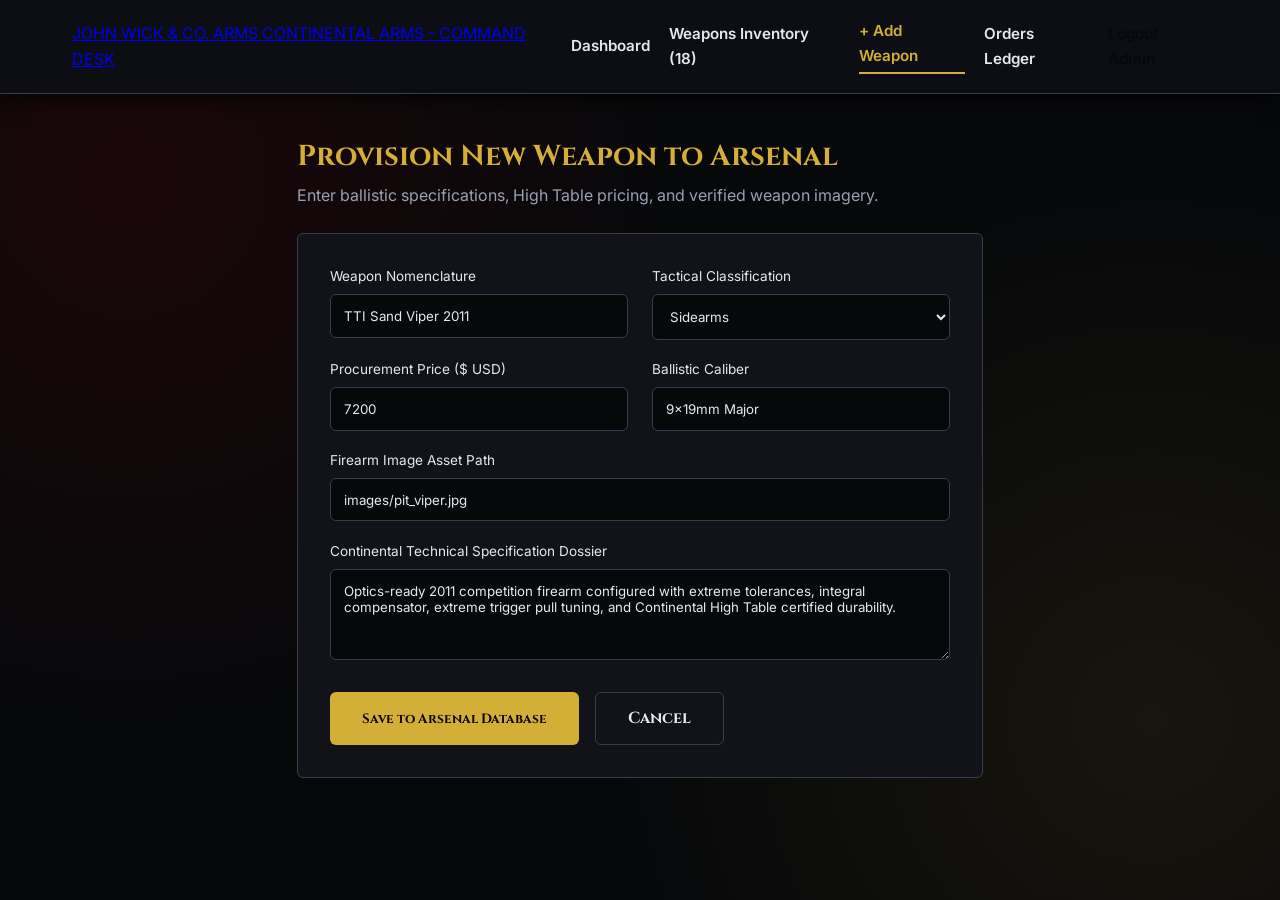
<file: admin_preview/add_weapon.html>
<!DOCTYPE html>
<html lang="en">
<head>
  <meta charset="UTF-8">
  <title>Add Weapon | Admin — JOHN WICK & CO. ARMS</title>
  <link href="https://fonts.googleapis.com/css2?family=Cinzel:wght@500;700;900&family=Inter:wght@300;400;600&display=swap" rel="stylesheet">
  <link rel="stylesheet" href="../css/styles.css">
  <style>
    .admin-nav { display:flex; gap:1.2rem; align-items:center; }
    .admin-nav a { text-decoration:none; color:var(--text-main); font-weight:600; font-size:0.95rem; }
    .admin-nav a.active { color:var(--accent-gold); border-bottom:2px solid var(--accent-gold); padding-bottom:4px; }
    .form-group select, .form-group textarea {
      width: 100%; padding: 0.8rem; background: var(--bg-dark); border: 1px solid var(--gunmetal-border);
      border-radius: var(--radius); color: var(--text-main); font-family: 'Inter', sans-serif;
    }
  </style>
</head>
<body>
  <header class="navbar">
    <div class="nav-container">
      <a href="dashboard.html" class="logo">
        <span class="gold-text">JOHN WICK &amp; CO.</span> ARMS
        <span class="logo-sub">CONTINENTAL ARMS - COMMAND DESK</span>
      </a>
      <nav class="admin-nav">
        <a href="dashboard.html">Dashboard</a>
        <a href="weapons.html">Weapons Inventory (18)</a>
        <a href="add_weapon.html" class="active">+ Add Weapon</a>
        <a href="orders.html">Orders Ledger</a>
        <a href="../index.html" class="btn-gold-sm" style="color:var(--bg-dark)!important;">Logout Admin</a>
      </nav>
    </div>
  </header>

  <section class="page-section active">
    <div class="catalog-container" style="max-width:750px;">
      <h2 class="section-title" style="text-align:left; margin-bottom:0.2rem;">Provision New Weapon to Arsenal</h2>
      <p style="color:var(--text-muted); margin-bottom:1.5rem;">Enter ballistic specifications, High Table pricing, and verified weapon imagery.</p>

      <div style="background:var(--bg-card); border:1px solid var(--gunmetal-border); border-radius:var(--radius); padding:2rem;">
        <form onsubmit="return false;">
          <div style="display:grid; grid-template-columns:1fr 1fr; gap:1.5rem;">
            <div class="form-group">
              <label>Weapon Nomenclature</label>
              <input type="text" placeholder="e.g. TTI JW4 Pit Viper" value="TTI Sand Viper 2011">
            </div>
            <div class="form-group">
              <label>Tactical Classification</label>
              <select>
                <option selected>Sidearms</option>
                <option>Shotguns</option>
                <option>Submachine Guns</option>
                <option>Rifles</option>
              </select>
            </div>
          </div>

          <div style="display:grid; grid-template-columns:1fr 1fr; gap:1.5rem;">
            <div class="form-group">
              <label>Procurement Price ($ USD)</label>
              <input type="number" value="7200">
            </div>
            <div class="form-group">
              <label>Ballistic Caliber</label>
              <input type="text" value="9x19mm Major">
            </div>
          </div>

          <div class="form-group">
            <label>Firearm Image Asset Path</label>
            <input type="text" value="images/pit_viper.jpg">
          </div>

          <div class="form-group">
            <label>Continental Technical Specification Dossier</label>
            <textarea rows="4">Optics-ready 2011 competition firearm configured with extreme tolerances, integral compensator, extreme trigger pull tuning, and Continental High Table certified durability.</textarea>
          </div>

          <div style="display:flex; gap:1rem; margin-top:1.5rem;">
            <button type="button" class="btn-primary" style="width:auto; padding:0.8rem 2rem;">Save to Arsenal Database</button>
            <a href="weapons.html" class="btn-secondary" style="width:auto; padding:0.8rem 2rem; text-decoration:none; text-align:center;">Cancel</a>
          </div>
        </form>
      </div>
    </div>
  </section>
</body>
</html>
</file>
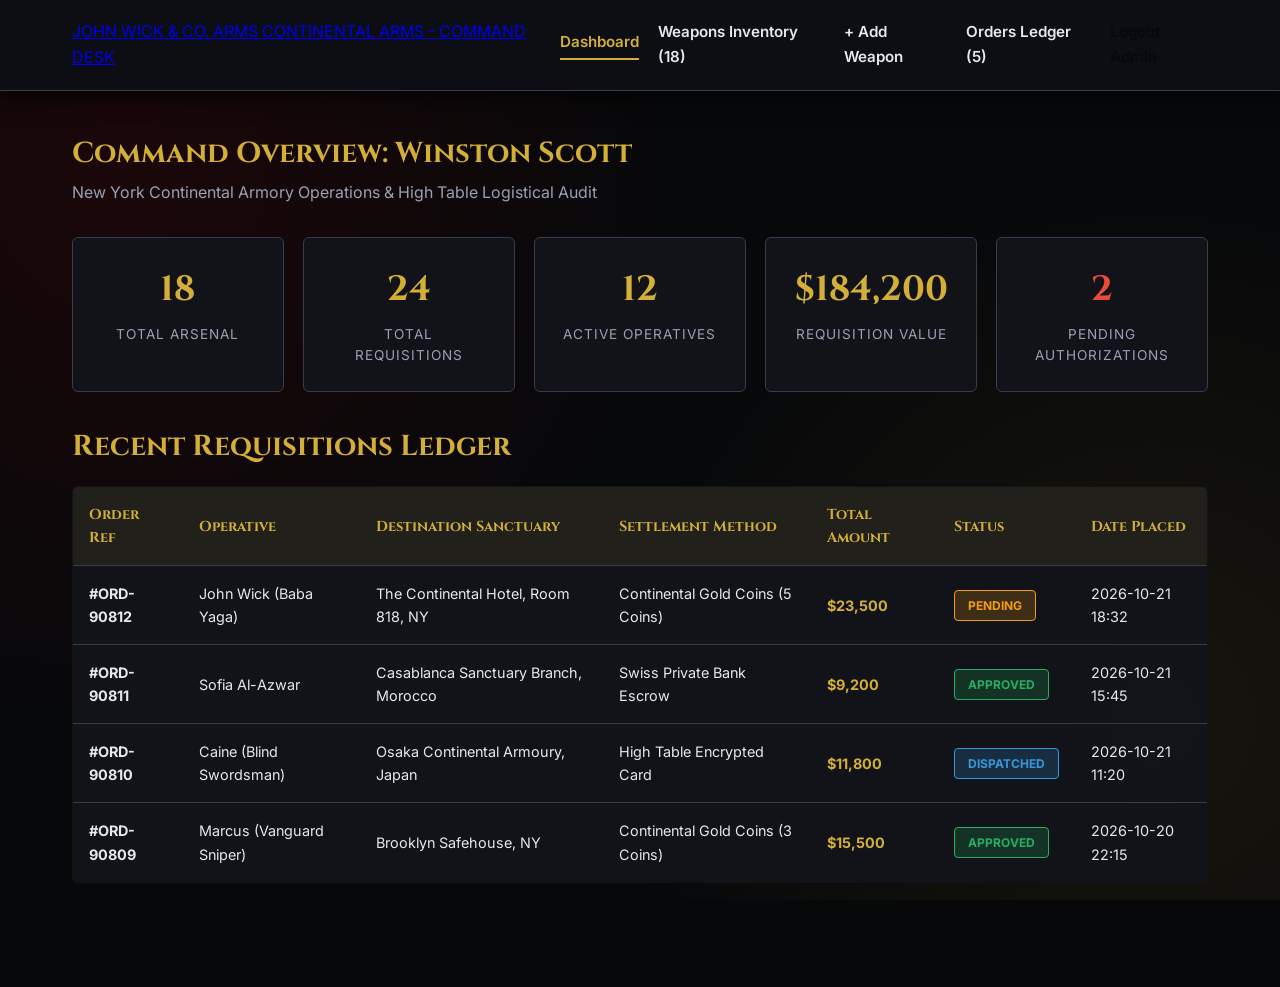
<file: admin_preview/dashboard.html>
<!DOCTYPE html>
<html lang="en">
<head>
  <meta charset="UTF-8">
  <title>Dashboard | Admin — JOHN WICK & CO. ARMS</title>
  <link href="https://fonts.googleapis.com/css2?family=Cinzel:wght@500;700;900&family=Inter:wght@300;400;600&display=swap" rel="stylesheet">
  <link rel="stylesheet" href="../css/styles.css">
  <style>
    .admin-nav { display:flex; gap:1.2rem; align-items:center; }
    .admin-nav a { text-decoration:none; color:var(--text-main); font-weight:600; font-size:0.95rem; }
    .admin-nav a.active { color:var(--accent-gold); border-bottom:2px solid var(--accent-gold); padding-bottom:4px; }
    .stat-grid { display:grid; grid-template-columns:repeat(5, 1fr); gap:1.2rem; margin:2rem 0; }
    .stat-card { background:var(--bg-card); border:1px solid var(--gunmetal-border); border-radius:var(--radius); padding:1.5rem; text-align:center; }
    .stat-card h3 { color:var(--accent-gold); font-size:2.2rem; margin-bottom:0.3rem; font-family:'Cinzel', serif; }
    .stat-card p { color:var(--text-muted); font-size:0.85rem; text-transform:uppercase; letter-spacing:1px; }
    table { width:100%; border-collapse:collapse; margin-top:1rem; background:var(--bg-card); border:1px solid var(--gunmetal-border); border-radius:var(--radius); overflow:hidden; }
    th, td { padding:1rem; text-align:left; border-bottom:1px solid var(--gunmetal-border); }
    th { color:var(--accent-gold); font-family:'Cinzel', serif; background:rgba(212,175,55,0.08); font-size:0.9rem; }
    td { color:var(--text-main); font-size:0.9rem; }
    .status-badge { display:inline-block; padding:0.3rem 0.8rem; border-radius:4px; font-size:0.75rem; font-weight:700; text-transform:uppercase; }
    .badge-pending { background:rgba(243,156,18,0.2); color:#f39c12; border:1px solid #f39c12; }
    .badge-approved { background:rgba(39,174,96,0.2); color:#27ae60; border:1px solid #27ae60; }
    .badge-dispatched { background:rgba(52,152,219,0.2); color:#3498db; border:1px solid #3498db; }
  </style>
</head>
<body>
  <header class="navbar">
    <div class="nav-container">
      <a href="dashboard.html" class="logo">
        <span class="gold-text">JOHN WICK &amp; CO.</span> ARMS
        <span class="logo-sub">CONTINENTAL ARMS - COMMAND DESK</span>
      </a>
      <nav class="admin-nav">
        <a href="dashboard.html" class="active">Dashboard</a>
        <a href="weapons.html">Weapons Inventory (18)</a>
        <a href="add_weapon.html">+ Add Weapon</a>
        <a href="orders.html">Orders Ledger (5)</a>
        <a href="../index.html" class="btn-gold-sm" style="color:var(--bg-dark)!important;">Logout Admin</a>
      </nav>
    </div>
  </header>

  <section class="page-section active">
    <div class="catalog-container">
      <h2 class="section-title" style="text-align:left; margin-bottom:0.2rem;">Command Overview: Winston Scott</h2>
      <p style="color:var(--text-muted); margin-bottom:1.5rem;">New York Continental Armory Operations &amp; High Table Logistical Audit</p>

      <div class="stat-grid">
        <div class="stat-card">
          <h3>18</h3>
          <p>Total Arsenal</p>
        </div>
        <div class="stat-card">
          <h3>24</h3>
          <p>Total Requisitions</p>
        </div>
        <div class="stat-card">
          <h3>12</h3>
          <p>Active Operatives</p>
        </div>
        <div class="stat-card">
          <h3>$184,200</h3>
          <p>Requisition Value</p>
        </div>
        <div class="stat-card">
          <h3 style="color:#e74c3c;">2</h3>
          <p>Pending Authorizations</p>
        </div>
      </div>

      <h2 class="section-title" style="text-align:left; margin-top:2rem;">Recent Requisitions Ledger</h2>
      <table>
        <thead>
          <tr>
            <th>Order Ref</th>
            <th>Operative</th>
            <th>Destination Sanctuary</th>
            <th>Settlement Method</th>
            <th>Total Amount</th>
            <th>Status</th>
            <th>Date Placed</th>
          </tr>
        </thead>
        <tbody>
          <tr>
            <td><strong>#ORD-90812</strong></td>
            <td>John Wick (Baba Yaga)</td>
            <td>The Continental Hotel, Room 818, NY</td>
            <td>Continental Gold Coins (5 Coins)</td>
            <td><strong style="color:var(--accent-gold);">$23,500</strong></td>
            <td><span class="status-badge badge-pending">Pending</span></td>
            <td>2026-10-21 18:32</td>
          </tr>
          <tr>
            <td><strong>#ORD-90811</strong></td>
            <td>Sofia Al-Azwar</td>
            <td>Casablanca Sanctuary Branch, Morocco</td>
            <td>Swiss Private Bank Escrow</td>
            <td><strong style="color:var(--accent-gold);">$9,200</strong></td>
            <td><span class="status-badge badge-approved">Approved</span></td>
            <td>2026-10-21 15:45</td>
          </tr>
          <tr>
            <td><strong>#ORD-90810</strong></td>
            <td>Caine (Blind Swordsman)</td>
            <td>Osaka Continental Armoury, Japan</td>
            <td>High Table Encrypted Card</td>
            <td><strong style="color:var(--accent-gold);">$11,800</strong></td>
            <td><span class="status-badge badge-dispatched">Dispatched</span></td>
            <td>2026-10-21 11:20</td>
          </tr>
          <tr>
            <td><strong>#ORD-90809</strong></td>
            <td>Marcus (Vanguard Sniper)</td>
            <td>Brooklyn Safehouse, NY</td>
            <td>Continental Gold Coins (3 Coins)</td>
            <td><strong style="color:var(--accent-gold);">$15,500</strong></td>
            <td><span class="status-badge badge-approved">Approved</span></td>
            <td>2026-10-20 22:15</td>
          </tr>
        </tbody>
      </table>
    </div>
  </section>
</body>
</html>
</file>
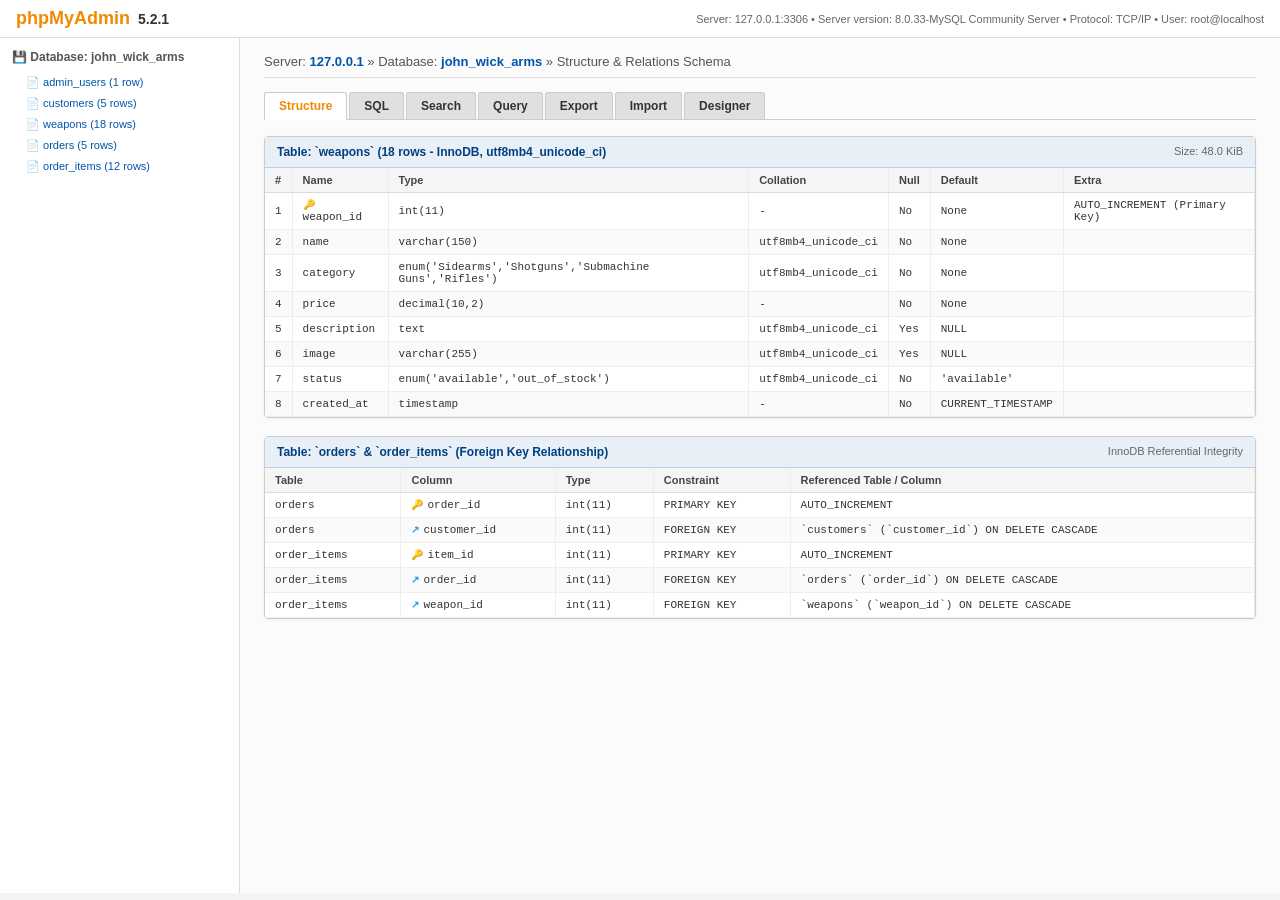
<file: admin_preview/db_schema.html>
<!DOCTYPE html>
<html lang="en">
<head>
  <meta charset="UTF-8">
  <title>phpMyAdmin 5.2.1 — john_wick_arms Schema</title>
  <style>
    * { margin:0; padding:0; box-sizing:border-box; font-family: Tahoma, 'Segoe UI', Arial, sans-serif; }
    body { background:#f3f3f3; color:#333; font-size:12px; }
    .pma-header { background:#fff; border-bottom:1px solid #ddd; padding:8px 16px; display:flex; align-items:center; justify-content:space-between; }
    .pma-logo { font-size:18px; font-weight:bold; color:#f08a00; display:flex; align-items:center; gap:8px; }
    .pma-logo span { color:#333; font-size:14px; }
    .pma-server { font-size:11px; color:#666; }
    .pma-layout { display:flex; min-height:calc(100vh - 45px); }
    .pma-sidebar { width:240px; background:#fff; border-right:1px solid #ddd; padding:12px; font-size:11px; }
    .pma-sidebar h4 { color:#555; margin-bottom:8px; font-size:12px; display:flex; align-items:center; gap:6px; }
    .pma-table-list { list-style:none; padding-left:14px; }
    .pma-table-list li { padding:4px 0; color:#0055aa; cursor:pointer; display:flex; align-items:center; gap:6px; }
    .pma-table-list li:hover { text-decoration:underline; }
    .pma-main { flex:1; padding:16px 24px; background:#fbfbfb; }
    .pma-breadcrumb { font-size:13px; color:#555; margin-bottom:14px; padding-bottom:8px; border-bottom:1px solid #e0e0e0; }
    .pma-breadcrumb strong { color:#0055aa; }
    .pma-tabs { display:flex; gap:2px; margin-bottom:16px; border-bottom:1px solid #ccc; }
    .pma-tab { padding:6px 14px; background:#e0e0e0; border:1px solid #ccc; border-bottom:none; border-radius:3px 3px 0 0; color:#333; font-weight:bold; text-decoration:none; }
    .pma-tab.active { background:#fff; border-bottom:1px solid #fff; color:#f08a00; margin-bottom:-1px; }
    .schema-card { background:#fff; border:1px solid #ccc; border-radius:4px; box-shadow:0 1px 3px rgba(0,0,0,0.06); margin-bottom:18px; }
    .schema-title { background:#e8eff7; padding:8px 12px; font-weight:bold; color:#004080; border-bottom:1px solid #b8d0ed; display:flex; justify-content:space-between; }
    table.data-table { width:100%; border-collapse:collapse; text-align:left; font-size:11px; }
    table.data-table th { background:#f5f5f5; padding:6px 10px; border-bottom:1px solid #ddd; border-right:1px solid #eee; color:#444; }
    table.data-table td { padding:6px 10px; border-bottom:1px solid #eee; border-right:1px solid #eee; font-family:'Courier New', monospace; font-size:11px; }
    table.data-table tr:nth-child(even) { background:#fafafa; }
    .key-icon { color:#e67e22; font-weight:bold; font-size:10px; margin-right:4px; }
    .fk-icon { color:#3498db; font-weight:bold; font-size:10px; margin-right:4px; }
  </style>
</head>
<body>
  <div class="pma-header">
    <div class="pma-logo">
      phpMyAdmin <span>5.2.1</span>
    </div>
    <div class="pma-server">Server: 127.0.0.1:3306 &bull; Server version: 8.0.33-MySQL Community Server &bull; Protocol: TCP/IP &bull; User: root@localhost</div>
  </div>

  <div class="pma-layout">
    <div class="pma-sidebar">
      <h4>&#128190; Database: john_wick_arms</h4>
      <ul class="pma-table-list">
        <li>&#128196; admin_users (1 row)</li>
        <li>&#128196; customers (5 rows)</li>
        <li>&#128196; weapons (18 rows)</li>
        <li>&#128196; orders (5 rows)</li>
        <li>&#128196; order_items (12 rows)</li>
      </ul>
    </div>

    <div class="pma-main">
      <div class="pma-breadcrumb">
        Server: <strong>127.0.0.1</strong> &raquo; Database: <strong>john_wick_arms</strong> &raquo; Structure &amp; Relations Schema
      </div>

      <div class="pma-tabs">
        <div class="pma-tab active">Structure</div>
        <div class="pma-tab">SQL</div>
        <div class="pma-tab">Search</div>
        <div class="pma-tab">Query</div>
        <div class="pma-tab">Export</div>
        <div class="pma-tab">Import</div>
        <div class="pma-tab">Designer</div>
      </div>

      <!-- Weapons Table Schema -->
      <div class="schema-card">
        <div class="schema-title">
          <span>Table: `weapons` (18 rows - InnoDB, utf8mb4_unicode_ci)</span>
          <span style="font-size:11px; font-weight:normal; color:#666;">Size: 48.0 KiB</span>
        </div>
        <table class="data-table">
          <thead>
            <tr><th>#</th><th>Name</th><th>Type</th><th>Collation</th><th>Null</th><th>Default</th><th>Extra</th></tr>
          </thead>
          <tbody>
            <tr><td>1</td><td><span class="key-icon">&#128273;</span>weapon_id</td><td>int(11)</td><td>-</td><td>No</td><td>None</td><td>AUTO_INCREMENT (Primary Key)</td></tr>
            <tr><td>2</td><td>name</td><td>varchar(150)</td><td>utf8mb4_unicode_ci</td><td>No</td><td>None</td><td></td></tr>
            <tr><td>3</td><td>category</td><td>enum('Sidearms','Shotguns','Submachine Guns','Rifles')</td><td>utf8mb4_unicode_ci</td><td>No</td><td>None</td><td></td></tr>
            <tr><td>4</td><td>price</td><td>decimal(10,2)</td><td>-</td><td>No</td><td>None</td><td></td></tr>
            <tr><td>5</td><td>description</td><td>text</td><td>utf8mb4_unicode_ci</td><td>Yes</td><td>NULL</td><td></td></tr>
            <tr><td>6</td><td>image</td><td>varchar(255)</td><td>utf8mb4_unicode_ci</td><td>Yes</td><td>NULL</td><td></td></tr>
            <tr><td>7</td><td>status</td><td>enum('available','out_of_stock')</td><td>utf8mb4_unicode_ci</td><td>No</td><td>'available'</td><td></td></tr>
            <tr><td>8</td><td>created_at</td><td>timestamp</td><td>-</td><td>No</td><td>CURRENT_TIMESTAMP</td><td></td></tr>
          </tbody>
        </table>
      </div>

      <!-- Orders & Order Items Schema -->
      <div class="schema-card">
        <div class="schema-title">
          <span>Table: `orders` &amp; `order_items` (Foreign Key Relationship)</span>
          <span style="font-size:11px; font-weight:normal; color:#666;">InnoDB Referential Integrity</span>
        </div>
        <table class="data-table">
          <thead>
            <tr><th>Table</th><th>Column</th><th>Type</th><th>Constraint</th><th>Referenced Table / Column</th></tr>
          </thead>
          <tbody>
            <tr><td>orders</td><td><span class="key-icon">&#128273;</span>order_id</td><td>int(11)</td><td>PRIMARY KEY</td><td>AUTO_INCREMENT</td></tr>
            <tr><td>orders</td><td><span class="fk-icon">&#8599;</span>customer_id</td><td>int(11)</td><td>FOREIGN KEY</td><td>`customers` (`customer_id`) ON DELETE CASCADE</td></tr>
            <tr><td>order_items</td><td><span class="key-icon">&#128273;</span>item_id</td><td>int(11)</td><td>PRIMARY KEY</td><td>AUTO_INCREMENT</td></tr>
            <tr><td>order_items</td><td><span class="fk-icon">&#8599;</span>order_id</td><td>int(11)</td><td>FOREIGN KEY</td><td>`orders` (`order_id`) ON DELETE CASCADE</td></tr>
            <tr><td>order_items</td><td><span class="fk-icon">&#8599;</span>weapon_id</td><td>int(11)</td><td>FOREIGN KEY</td><td>`weapons` (`weapon_id`) ON DELETE CASCADE</td></tr>
          </tbody>
        </table>
      </div>

    </div>
  </div>
</body>
</html>
</file>
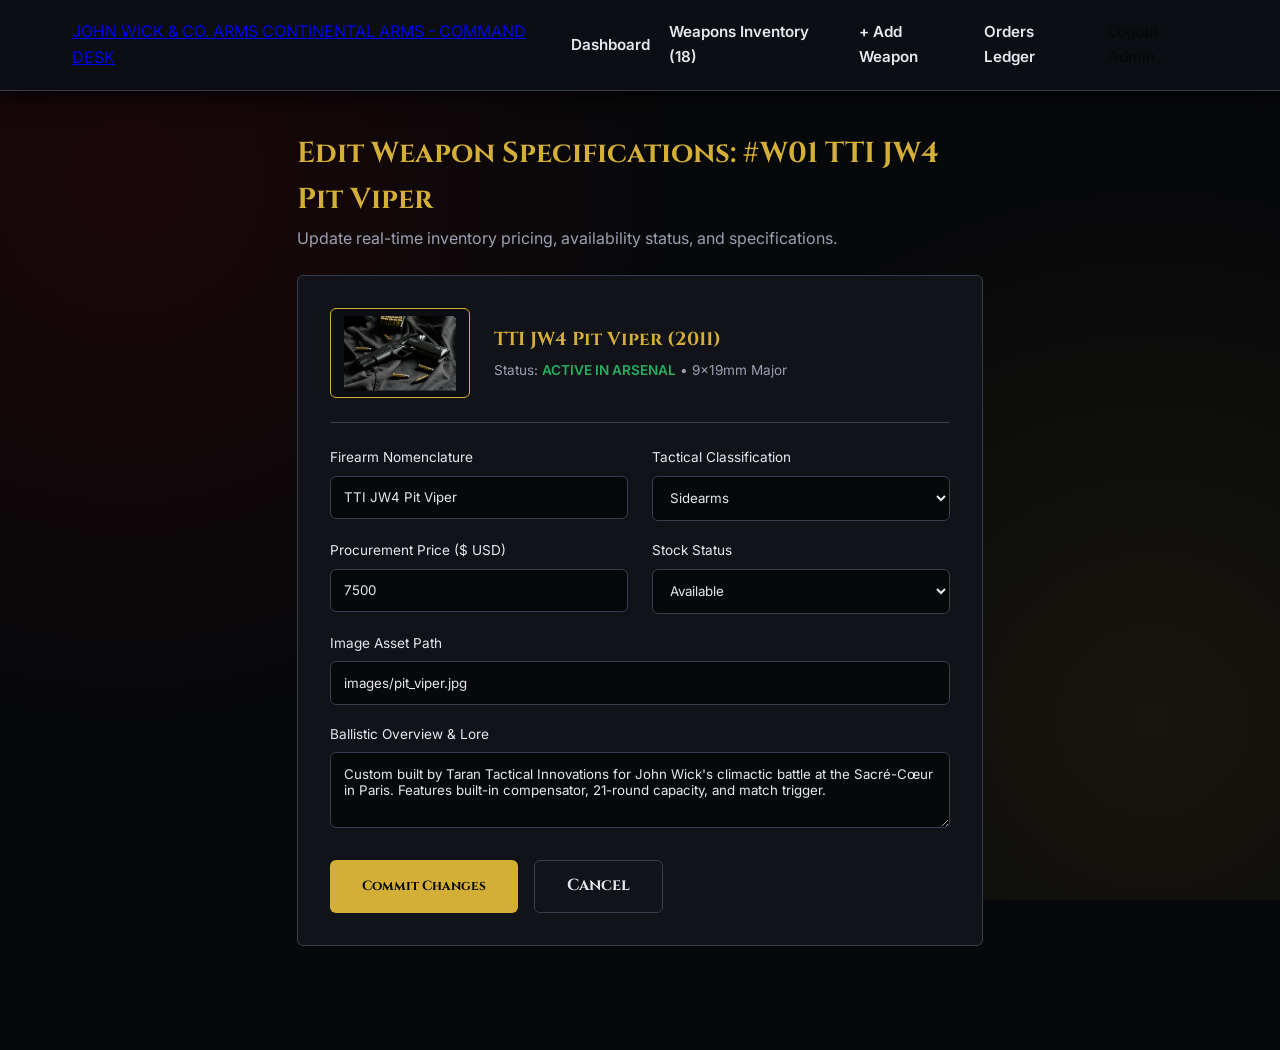
<file: admin_preview/edit_weapon.html>
<!DOCTYPE html>
<html lang="en">
<head>
  <meta charset="UTF-8">
  <title>Edit Weapon | Admin — JOHN WICK & CO. ARMS</title>
  <link href="https://fonts.googleapis.com/css2?family=Cinzel:wght@500;700;900&family=Inter:wght@300;400;600&display=swap" rel="stylesheet">
  <link rel="stylesheet" href="../css/styles.css">
  <style>
    .admin-nav { display:flex; gap:1.2rem; align-items:center; }
    .admin-nav a { text-decoration:none; color:var(--text-main); font-weight:600; font-size:0.95rem; }
    .form-group select, .form-group textarea {
      width: 100%; padding: 0.8rem; background: var(--bg-dark); border: 1px solid var(--gunmetal-border);
      border-radius: var(--radius); color: var(--text-main); font-family: 'Inter', sans-serif;
    }
  </style>
</head>
<body>
  <header class="navbar">
    <div class="nav-container">
      <a href="dashboard.html" class="logo">
        <span class="gold-text">JOHN WICK &amp; CO.</span> ARMS
        <span class="logo-sub">CONTINENTAL ARMS - COMMAND DESK</span>
      </a>
      <nav class="admin-nav">
        <a href="dashboard.html">Dashboard</a>
        <a href="weapons.html">Weapons Inventory (18)</a>
        <a href="add_weapon.html">+ Add Weapon</a>
        <a href="orders.html">Orders Ledger</a>
        <a href="../index.html" class="btn-gold-sm" style="color:var(--bg-dark)!important;">Logout Admin</a>
      </nav>
    </div>
  </header>

  <section class="page-section active">
    <div class="catalog-container" style="max-width:750px;">
      <h2 class="section-title" style="text-align:left; margin-bottom:0.2rem;">Edit Weapon Specifications: #W01 TTI JW4 Pit Viper</h2>
      <p style="color:var(--text-muted); margin-bottom:1.5rem;">Update real-time inventory pricing, availability status, and specifications.</p>

      <div style="background:var(--bg-card); border:1px solid var(--gunmetal-border); border-radius:var(--radius); padding:2rem;">
        <div style="display:flex; align-items:center; gap:1.5rem; margin-bottom:1.5rem; padding-bottom:1.5rem; border-bottom:1px solid var(--gunmetal-border);">
          <img src="../images/pit_viper.jpg" style="width:140px; height:90px; object-fit:contain; background:#0d0e14; border:1px solid var(--accent-gold); border-radius:var(--radius); padding:0.4rem;" alt="Pit Viper">
          <div>
            <h3 style="color:var(--accent-gold); font-family:'Cinzel', serif; margin-bottom:0.3rem;">TTI JW4 Pit Viper (2011)</h3>
            <p style="color:var(--text-muted); font-size:0.85rem;">Status: <span style="color:#27ae60; font-weight:600;">ACTIVE IN ARSENAL</span> &bull; 9x19mm Major</p>
          </div>
        </div>

        <form onsubmit="return false;">
          <div style="display:grid; grid-template-columns:1fr 1fr; gap:1.5rem;">
            <div class="form-group">
              <label>Firearm Nomenclature</label>
              <input type="text" value="TTI JW4 Pit Viper">
            </div>
            <div class="form-group">
              <label>Tactical Classification</label>
              <select>
                <option selected>Sidearms</option>
                <option>Shotguns</option>
                <option>Submachine Guns</option>
                <option>Rifles</option>
              </select>
            </div>
          </div>

          <div style="display:grid; grid-template-columns:1fr 1fr; gap:1.5rem;">
            <div class="form-group">
              <label>Procurement Price ($ USD)</label>
              <input type="number" value="7500">
            </div>
            <div class="form-group">
              <label>Stock Status</label>
              <select>
                <option selected>Available</option>
                <option>Reserved</option>
                <option>Out of Stock</option>
              </select>
            </div>
          </div>

          <div class="form-group">
            <label>Image Asset Path</label>
            <input type="text" value="images/pit_viper.jpg">
          </div>

          <div class="form-group">
            <label>Ballistic Overview &amp; Lore</label>
            <textarea rows="3">Custom built by Taran Tactical Innovations for John Wick's climactic battle at the Sacré-Cœur in Paris. Features built-in compensator, 21-round capacity, and match trigger.</textarea>
          </div>

          <div style="display:flex; gap:1rem; margin-top:1.5rem;">
            <button type="button" class="btn-primary" style="width:auto; padding:0.8rem 2rem;">Commit Changes</button>
            <a href="weapons.html" class="btn-secondary" style="width:auto; padding:0.8rem 2rem; text-decoration:none; text-align:center;">Cancel</a>
          </div>
        </form>
      </div>
    </div>
  </section>
</body>
</html>
</file>
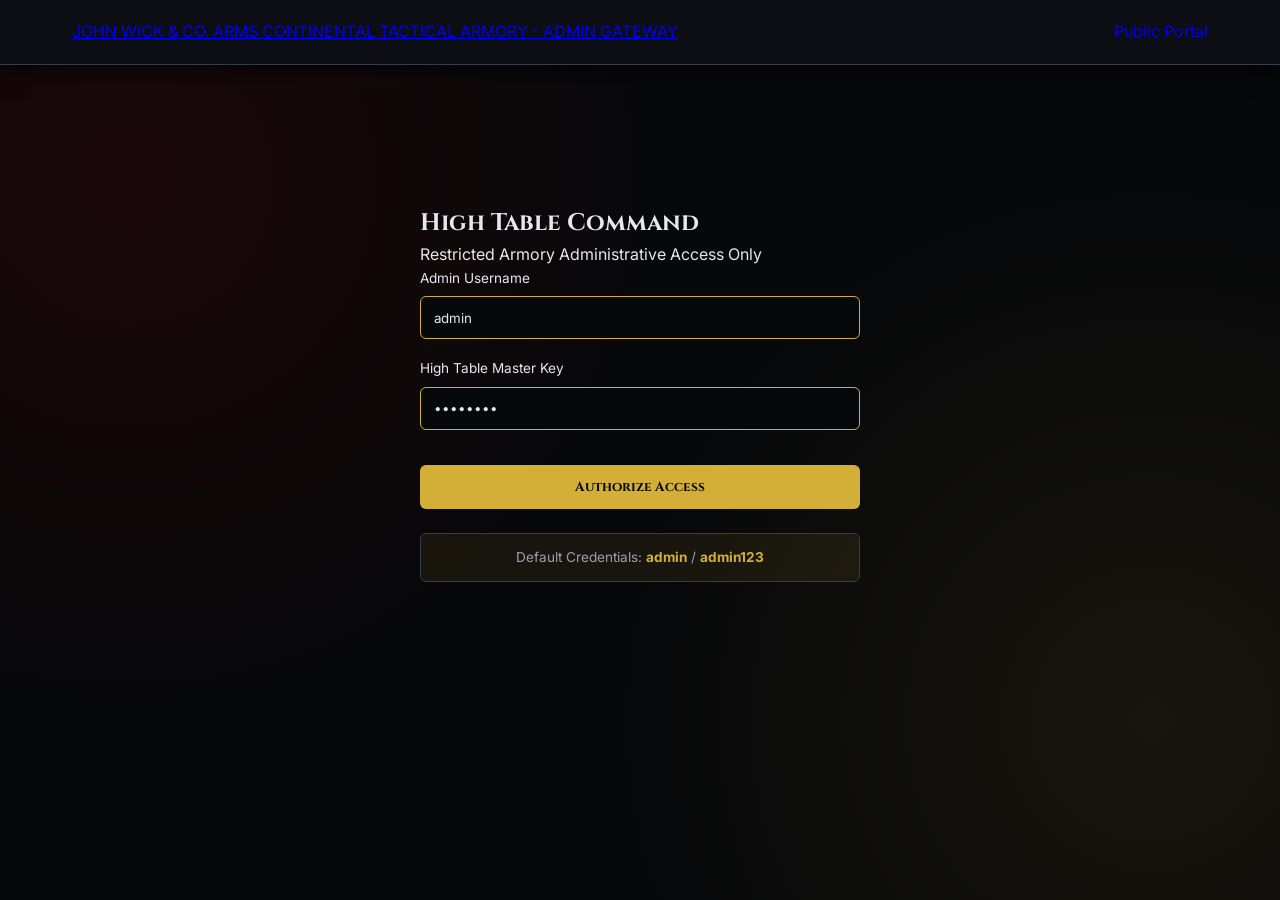
<file: admin_preview/login.html>
<!DOCTYPE html>
<html lang="en">
<head>
  <meta charset="UTF-8">
  <title>Admin Login | JOHN WICK & CO. ARMS</title>
  <link href="https://fonts.googleapis.com/css2?family=Cinzel:wght@500;700;900&family=Inter:wght@300;400;600&display=swap" rel="stylesheet">
  <link rel="stylesheet" href="../css/styles.css">
</head>
<body>
  <header class="navbar">
    <div class="nav-container">
      <a href="../index.html" class="logo">
        <span class="gold-text">JOHN WICK &amp; CO.</span> ARMS
        <span class="logo-sub">CONTINENTAL TACTICAL ARMORY - ADMIN GATEWAY</span>
      </a>
      <a href="../index.html" class="btn-gold-sm" style="text-decoration:none;">Public Portal</a>
    </div>
  </header>

  <section class="page-section active" style="min-height:80vh; display:flex; align-items:center; justify-content:center;">
    <div class="auth-card" style="max-width:440px; width:100%; margin:2rem auto;">
      <h2 class="auth-title">High Table Command</h2>
      <p class="auth-sub">Restricted Armory Administrative Access Only</p>

      <form onsubmit="return false;">
        <div class="form-group">
          <label>Admin Username</label>
          <input type="text" value="admin" readonly style="border-color:var(--accent-gold);">
        </div>
        <div class="form-group">
          <label>High Table Master Key</label>
          <input type="password" value="admin123" readonly style="border-color:var(--accent-gold);">
        </div>
        <button type="button" class="btn-primary" style="margin-top:1rem;">Authorize Access</button>
      </form>
      <div style="margin-top:1.5rem; text-align:center; padding:0.8rem; background:rgba(212,175,55,0.08); border:1px solid var(--gunmetal-border); border-radius:var(--radius); font-size:0.85rem; color:var(--text-muted);">
        Default Credentials: <strong style="color:var(--accent-gold);">admin</strong> / <strong style="color:var(--accent-gold);">admin123</strong>
      </div>
    </div>
  </section>
</body>
</html>
</file>
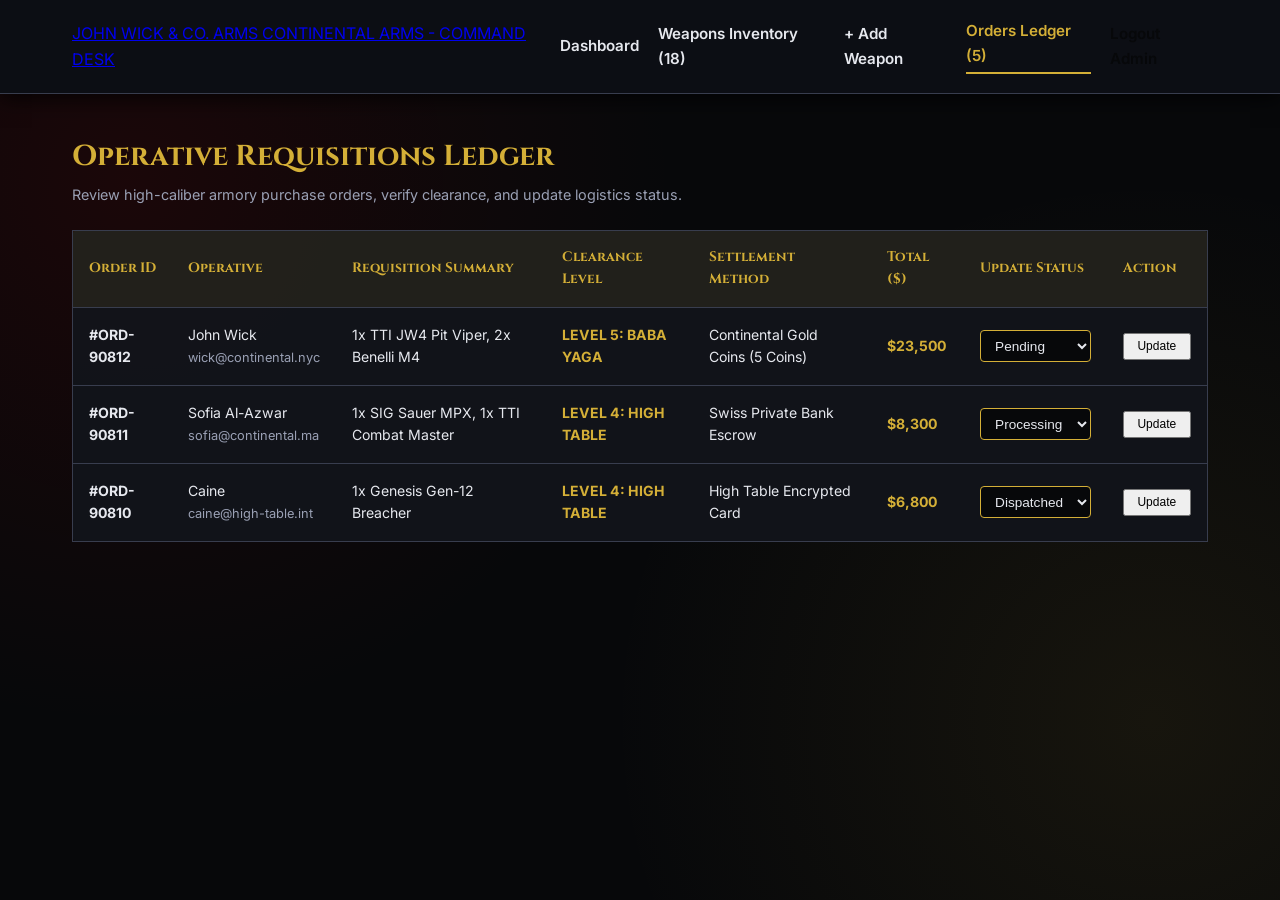
<file: admin_preview/orders.html>
<!DOCTYPE html>
<html lang="en">
<head>
  <meta charset="UTF-8">
  <title>Manage Orders | Admin — JOHN WICK & CO. ARMS</title>
  <link href="https://fonts.googleapis.com/css2?family=Cinzel:wght@500;700;900&family=Inter:wght@300;400;600&display=swap" rel="stylesheet">
  <link rel="stylesheet" href="../css/styles.css">
  <style>
    .admin-nav { display:flex; gap:1.2rem; align-items:center; }
    .admin-nav a { text-decoration:none; color:var(--text-main); font-weight:600; font-size:0.95rem; }
    .admin-nav a.active { color:var(--accent-gold); border-bottom:2px solid var(--accent-gold); padding-bottom:4px; }
    table { width:100%; border-collapse:collapse; margin-top:1.5rem; background:var(--bg-card); border:1px solid var(--gunmetal-border); border-radius:var(--radius); }
    th, td { padding:1rem; text-align:left; border-bottom:1px solid var(--gunmetal-border); }
    th { color:var(--accent-gold); font-family:'Cinzel', serif; background:rgba(212,175,55,0.08); font-size:0.85rem; }
    td { color:var(--text-main); font-size:0.88rem; }
    .status-select { background:var(--bg-dark); border:1px solid var(--accent-gold); color:var(--text-main); padding:0.4rem 0.6rem; border-radius:4px; font-size:0.85rem; }
    .status-badge { display:inline-block; padding:0.3rem 0.7rem; border-radius:4px; font-size:0.75rem; font-weight:700; text-transform:uppercase; }
    .badge-pending { background:rgba(243,156,18,0.2); color:#f39c12; border:1px solid #f39c12; }
    .badge-processing { background:rgba(52,152,219,0.2); color:#3498db; border:1px solid #3498db; }
    .badge-approved { background:rgba(39,174,96,0.2); color:#27ae60; border:1px solid #27ae60; }
  </style>
</head>
<body>
  <header class="navbar">
    <div class="nav-container">
      <a href="dashboard.html" class="logo">
        <span class="gold-text">JOHN WICK &amp; CO.</span> ARMS
        <span class="logo-sub">CONTINENTAL ARMS - COMMAND DESK</span>
      </a>
      <nav class="admin-nav">
        <a href="dashboard.html">Dashboard</a>
        <a href="weapons.html">Weapons Inventory (18)</a>
        <a href="add_weapon.html">+ Add Weapon</a>
        <a href="orders.html" class="active">Orders Ledger (5)</a>
        <a href="../index.html" class="btn-gold-sm" style="color:var(--bg-dark)!important;">Logout Admin</a>
      </nav>
    </div>
  </header>

  <section class="page-section active">
    <div class="catalog-container">
      <h2 class="section-title" style="text-align:left; margin-bottom:0.2rem;">Operative Requisitions Ledger</h2>
      <p style="color:var(--text-muted); font-size:0.9rem;">Review high-caliber armory purchase orders, verify clearance, and update logistics status.</p>

      <table>
        <thead>
          <tr>
            <th>Order ID</th>
            <th>Operative</th>
            <th>Requisition Summary</th>
            <th>Clearance Level</th>
            <th>Settlement Method</th>
            <th>Total ($)</th>
            <th>Update Status</th>
            <th>Action</th>
          </tr>
        </thead>
        <tbody>
          <tr>
            <td><strong>#ORD-90812</strong></td>
            <td>John Wick<br><span style="color:var(--text-muted); font-size:0.8rem;">wick@continental.nyc</span></td>
            <td>1x TTI JW4 Pit Viper, 2x Benelli M4</td>
            <td><span style="color:var(--accent-gold); font-weight:700;">LEVEL 5: BABA YAGA</span></td>
            <td>Continental Gold Coins (5 Coins)</td>
            <td><strong style="color:var(--accent-gold);">$23,500</strong></td>
            <td>
              <select class="status-select">
                <option selected>Pending</option>
                <option>Processing</option>
                <option>Dispatched</option>
                <option>Delivered</option>
                <option>Cancelled</option>
              </select>
            </td>
            <td><button class="btn-gold-sm" style="font-size:0.75rem; padding:0.3rem 0.8rem;">Update</button></td>
          </tr>
          <tr>
            <td><strong>#ORD-90811</strong></td>
            <td>Sofia Al-Azwar<br><span style="color:var(--text-muted); font-size:0.8rem;">sofia@continental.ma</span></td>
            <td>1x SIG Sauer MPX, 1x TTI Combat Master</td>
            <td><span style="color:var(--accent-gold); font-weight:700;">LEVEL 4: HIGH TABLE</span></td>
            <td>Swiss Private Bank Escrow</td>
            <td><strong style="color:var(--accent-gold);">$8,300</strong></td>
            <td>
              <select class="status-select">
                <option>Pending</option>
                <option selected>Processing</option>
                <option>Dispatched</option>
                <option>Delivered</option>
              </select>
            </td>
            <td><button class="btn-gold-sm" style="font-size:0.75rem; padding:0.3rem 0.8rem;">Update</button></td>
          </tr>
          <tr>
            <td><strong>#ORD-90810</strong></td>
            <td>Caine<br><span style="color:var(--text-muted); font-size:0.8rem;">caine@high-table.int</span></td>
            <td>1x Genesis Gen-12 Breacher</td>
            <td><span style="color:var(--accent-gold); font-weight:700;">LEVEL 4: HIGH TABLE</span></td>
            <td>High Table Encrypted Card</td>
            <td><strong style="color:var(--accent-gold);">$6,800</strong></td>
            <td>
              <select class="status-select">
                <option>Pending</option>
                <option>Processing</option>
                <option selected>Dispatched</option>
                <option>Delivered</option>
              </select>
            </td>
            <td><button class="btn-gold-sm" style="font-size:0.75rem; padding:0.3rem 0.8rem;">Update</button></td>
          </tr>
        </tbody>
      </table>
    </div>
  </section>
</body>
</html>
</file>
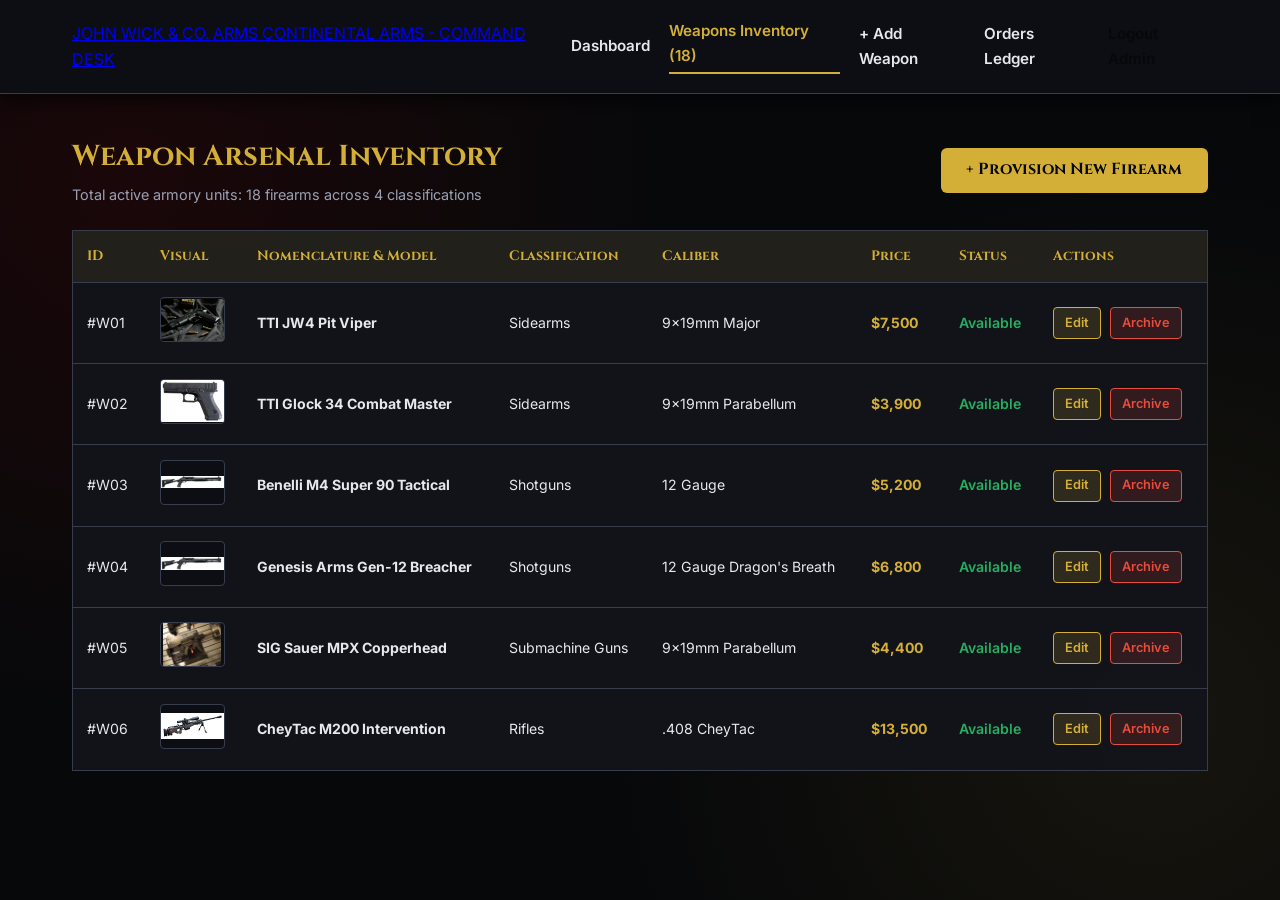
<file: admin_preview/weapons.html>
<!DOCTYPE html>
<html lang="en">
<head>
  <meta charset="UTF-8">
  <title>Manage Weapons | Admin — JOHN WICK & CO. ARMS</title>
  <link href="https://fonts.googleapis.com/css2?family=Cinzel:wght@500;700;900&family=Inter:wght@300;400;600&display=swap" rel="stylesheet">
  <link rel="stylesheet" href="../css/styles.css">
  <style>
    .admin-nav { display:flex; gap:1.2rem; align-items:center; }
    .admin-nav a { text-decoration:none; color:var(--text-main); font-weight:600; font-size:0.95rem; }
    .admin-nav a.active { color:var(--accent-gold); border-bottom:2px solid var(--accent-gold); padding-bottom:4px; }
    table { width:100%; border-collapse:collapse; margin-top:1.5rem; background:var(--bg-card); border:1px solid var(--gunmetal-border); border-radius:var(--radius); }
    th, td { padding:0.9rem; text-align:left; border-bottom:1px solid var(--gunmetal-border); vertical-align:middle; }
    th { color:var(--accent-gold); font-family:'Cinzel', serif; background:rgba(212,175,55,0.08); font-size:0.85rem; }
    td { color:var(--text-main); font-size:0.88rem; }
    .thumb-img { width:65px; height:45px; object-fit:contain; background:#0d0e14; border:1px solid var(--gunmetal-border); border-radius:4px; }
    .btn-action { display:inline-block; padding:0.3rem 0.7rem; border-radius:4px; font-size:0.8rem; text-decoration:none; font-weight:600; margin-right:0.3rem; }
    .btn-edit { background:rgba(212,175,55,0.15); color:var(--accent-gold); border:1px solid var(--accent-gold); }
    .btn-delete { background:rgba(231,76,60,0.15); color:#e74c3c; border:1px solid #e74c3c; }
  </style>
</head>
<body>
  <header class="navbar">
    <div class="nav-container">
      <a href="dashboard.html" class="logo">
        <span class="gold-text">JOHN WICK &amp; CO.</span> ARMS
        <span class="logo-sub">CONTINENTAL ARMS - COMMAND DESK</span>
      </a>
      <nav class="admin-nav">
        <a href="dashboard.html">Dashboard</a>
        <a href="weapons.html" class="active">Weapons Inventory (18)</a>
        <a href="add_weapon.html">+ Add Weapon</a>
        <a href="orders.html">Orders Ledger</a>
        <a href="../index.html" class="btn-gold-sm" style="color:var(--bg-dark)!important;">Logout Admin</a>
      </nav>
    </div>
  </header>

  <section class="page-section active">
    <div class="catalog-container">
      <div style="display:flex; justify-content:space-between; align-items:center;">
        <div>
          <h2 class="section-title" style="text-align:left; margin-bottom:0.2rem;">Weapon Arsenal Inventory</h2>
          <p style="color:var(--text-muted); font-size:0.9rem;">Total active armory units: 18 firearms across 4 classifications</p>
        </div>
        <a href="add_weapon.html" class="btn-primary" style="text-decoration:none; width:auto; padding:0.6rem 1.6rem;">+ Provision New Firearm</a>
      </div>

      <table>
        <thead>
          <tr>
            <th>ID</th>
            <th>Visual</th>
            <th>Nomenclature & Model</th>
            <th>Classification</th>
            <th>Caliber</th>
            <th>Price</th>
            <th>Status</th>
            <th>Actions</th>
          </tr>
        </thead>
        <tbody>
          <tr>
            <td>#W01</td>
            <td><img src="../images/pit_viper.jpg" class="thumb-img" alt="Pit Viper"></td>
            <td><strong>TTI JW4 Pit Viper</strong></td>
            <td>Sidearms</td>
            <td>9x19mm Major</td>
            <td><strong style="color:var(--accent-gold);">$7,500</strong></td>
            <td><span style="color:#27ae60; font-weight:600;">Available</span></td>
            <td>
              <a href="edit_weapon.html" class="btn-action btn-edit">Edit</a>
              <a href="#" class="btn-action btn-delete">Archive</a>
            </td>
          </tr>
          <tr>
            <td>#W02</td>
            <td><img src="../images/combat_master_jw2.jpg" class="thumb-img" alt="Combat Master"></td>
            <td><strong>TTI Glock 34 Combat Master</strong></td>
            <td>Sidearms</td>
            <td>9x19mm Parabellum</td>
            <td><strong style="color:var(--accent-gold);">$3,900</strong></td>
            <td><span style="color:#27ae60; font-weight:600;">Available</span></td>
            <td>
              <a href="edit_weapon.html" class="btn-action btn-edit">Edit</a>
              <a href="#" class="btn-action btn-delete">Archive</a>
            </td>
          </tr>
          <tr>
            <td>#W03</td>
            <td><img src="../images/benelli_m4.jpg" class="thumb-img" alt="Benelli M4"></td>
            <td><strong>Benelli M4 Super 90 Tactical</strong></td>
            <td>Shotguns</td>
            <td>12 Gauge</td>
            <td><strong style="color:var(--accent-gold);">$5,200</strong></td>
            <td><span style="color:#27ae60; font-weight:600;">Available</span></td>
            <td>
              <a href="edit_weapon.html" class="btn-action btn-edit">Edit</a>
              <a href="#" class="btn-action btn-delete">Archive</a>
            </td>
          </tr>
          <tr>
            <td>#W04</td>
            <td><img src="../images/gen12_dragons_breath.jpg" class="thumb-img" alt="Genesis Gen-12"></td>
            <td><strong>Genesis Arms Gen-12 Breacher</strong></td>
            <td>Shotguns</td>
            <td>12 Gauge Dragon's Breath</td>
            <td><strong style="color:var(--accent-gold);">$6,800</strong></td>
            <td><span style="color:#27ae60; font-weight:600;">Available</span></td>
            <td>
              <a href="edit_weapon.html" class="btn-action btn-edit">Edit</a>
              <a href="#" class="btn-action btn-delete">Archive</a>
            </td>
          </tr>
          <tr>
            <td>#W05</td>
            <td><img src="../images/sig_mpx.jpg" class="thumb-img" alt="SIG MPX"></td>
            <td><strong>SIG Sauer MPX Copperhead</strong></td>
            <td>Submachine Guns</td>
            <td>9x19mm Parabellum</td>
            <td><strong style="color:var(--accent-gold);">$4,400</strong></td>
            <td><span style="color:#27ae60; font-weight:600;">Available</span></td>
            <td>
              <a href="edit_weapon.html" class="btn-action btn-edit">Edit</a>
              <a href="#" class="btn-action btn-delete">Archive</a>
            </td>
          </tr>
          <tr>
            <td>#W06</td>
            <td><img src="../images/cheytac_m200.jpg" class="thumb-img" alt="CheyTac M200"></td>
            <td><strong>CheyTac M200 Intervention</strong></td>
            <td>Rifles</td>
            <td>.408 CheyTac</td>
            <td><strong style="color:var(--accent-gold);">$13,500</strong></td>
            <td><span style="color:#27ae60; font-weight:600;">Available</span></td>
            <td>
              <a href="edit_weapon.html" class="btn-action btn-edit">Edit</a>
              <a href="#" class="btn-action btn-delete">Archive</a>
            </td>
          </tr>
        </tbody>
      </table>
    </div>
  </section>
</body>
</html>
</file>
<file: css/styles.css>
:root {
  --bg-dark: #07080a;
  --bg-card: rgba(18, 20, 27, 0.92);
  --gunmetal-light: #252834;
  --gunmetal-border: #383d4e;
  --accent-gold: #d4af37;
  --accent-gold-hover: #f3e5ab;
  --blood-red: #8b0000;
  --blood-red-hover: #b22222;
  --text-main: #e6e8ee;
  --text-muted: #9aa0b4;
  --error-red: #ff4d4d;
  --success-green: #2ecc71;
  --radius: 6px;
}

* { 
  box-sizing: border-box; 
  margin: 0; 
  padding: 0; 
}

body {
  font-family: 'Inter', sans-serif;
  background-color: var(--bg-dark);
  color: var(--text-main);
  line-height: 1.6;
  background-image: 
    radial-gradient(circle at 10% 20%, rgba(139, 0, 0, 0.15) 0%, transparent 40%),
    radial-gradient(circle at 90% 80%, rgba(212, 175, 55, 0.08) 0%, transparent 40%);
  background-attachment: fixed;
}

h1, h2, h3, .brand-logo { 
  font-family: 'Cinzel', serif; 
}

/* Navigation Bar */
.navbar {
  background-color: #0c0e14;
  border-bottom: 1px solid var(--gunmetal-border);
  position: sticky;
  top: 0;
  z-index: 100;
  box-shadow: 0 4px 20px rgba(0,0,0,0.8);
}

.nav-container {
  max-width: 1200px;
  margin: 0 auto;
  padding: 1.2rem 2rem;
  display: flex;
  justify-content: space-between;
  align-items: center;
}

.brand-logo {
  font-size: 1.35rem;
  font-weight: 700;
  color: var(--text-main);
  letter-spacing: 2px;
  cursor: pointer;
}

.brand-logo span { 
  color: var(--accent-gold); 
}

.nav-links { 
  display: flex; 
  gap: 1.3rem; 
}

.nav-item {
  color: var(--text-muted);
  text-decoration: none;
  font-weight: 600;
  font-size: 0.9rem;
  transition: color 0.3s;
  cursor: pointer;
}

.nav-item:hover, .nav-item.active { 
  color: var(--accent-gold); 
}

/* Page Views */
.page-section { 
  display: none; 
  padding-bottom: 4rem; 
}

.page-section.active { 
  display: block; 
}

/* Unique Page 3D/Blood/Gold Hero Themes */
.hero-banner {
  border-bottom: 1px solid var(--gunmetal-border);
  padding: 4.5rem 2rem;
  text-align: center;
  background-size: cover;
  background-position: center;
  position: relative;
}

.hero-banner::before {
  content: '';
  position: absolute;
  top: 0; left: 0; right: 0; bottom: 0;
  background: linear-gradient(180deg, rgba(7,8,10,0.65) 0%, rgba(7,8,10,0.95) 100%);
}

.hero-banner > * {
  position: relative;
  z-index: 2;
}

/* Page Specific Hero Backgrounds */
.home-hero {
  background-image: url('https://images.stockcake.com/public/2/e/4/2e4919a9-1519-444b-84e7-4d67c789f123/neo-noir-assault-rifle-stockcake.jpg');
}

.catalog-hero {
  background-image: url('https://img.magnific.com/premium-psd/shotgun-profile-view-overlay-black-background_886588-2563.jpg?semt=ais_hybrid&w=740&q=80');
}

.events-hero {
  background-image: url('https://png.pngtree.com/png-clipart/20250427/original/pngtree-golden-rifle-bullets-in-3d-with-tactical-aesthetic-png-image_20853094.png');
}

.register-hero, .login-hero {
  background-image: url('https://images.stockcake.com/public/1/6/8/1680fe30-65bf-4e5a-927e-a0bff144e54f/golden-coins-stacked-stockcake.jpg');
}

.profile-hero {
  background-image: url('https://images.stockcake.com/public/2/e/4/2e4919a9-1519-444b-84e7-4d67c789f123/neo-noir-assault-rifle-stockcake.jpg');
}

.payment-hero {
  background-image: url('https://png.pngtree.com/png-clipart/20250427/original/pngtree-golden-rifle-bullets-in-3d-with-tactical-aesthetic-png-image_20853094.png');
}

.badge {
  display: inline-block;
  background: rgba(212, 175, 55, 0.15);
  color: var(--accent-gold);
  border: 1px solid var(--accent-gold);
  padding: 0.3rem 1rem;
  font-size: 0.8rem;
  letter-spacing: 2px;
  text-transform: uppercase;
  margin-bottom: 1rem;
  border-radius: var(--radius);
}

.hero-title { 
  font-size: 2.5rem; 
  letter-spacing: 3px; 
  margin-bottom: 0.5rem; 
}

.hero-subtitle { 
  color: var(--text-muted); 
  font-size: 1rem; 
}

/* Grids & Cards */
.catalog-container { 
  max-width: 1200px; 
  margin: 2.5rem auto; 
  padding: 0 2rem; 
}

.filter-bar { 
  display: flex; 
  gap: 1rem; 
  margin-bottom: 2rem; 
  flex-wrap: wrap; 
}

.filter-btn {
  background: var(--bg-card);
  color: var(--text-muted);
  border: 1px solid var(--gunmetal-border);
  padding: 0.5rem 1.2rem;
  border-radius: var(--radius);
  cursor: pointer;
  font-family: 'Cinzel', serif;
  transition: all 0.3s;
}

.filter-btn:hover, .filter-btn.active {
  background: var(--accent-gold);
  color: var(--bg-dark);
  border-color: var(--accent-gold);
}

.product-grid {
  display: grid;
  grid-template-columns: repeat(auto-fill, minmax(320px, 1fr));
  gap: 2rem;
}

.product-card {
  background: var(--bg-card);
  border: 1px solid var(--gunmetal-border);
  border-radius: var(--radius);
  overflow: hidden;
  display: flex;
  flex-direction: column;
  justify-content: space-between;
  transition: transform 0.3s, border-color 0.3s, box-shadow 0.3s;
  box-shadow: 0 4px 15px rgba(0,0,0,0.5);
}

.product-card:hover {
  transform: translateY(-4px);
  border-color: var(--accent-gold);
  box-shadow: 0 6px 20px rgba(212, 175, 55, 0.2);
}

.product-img {
  width: 100%;
  height: 220px;
  object-fit: contain;
  background: #0d0e14;
  border-bottom: 1px solid var(--gunmetal-border);
  padding: 0.75rem;
}

.product-info { 
  padding: 1.5rem; 
  flex-grow: 1; 
  display: flex; 
  flex-direction: column; 
  justify-content: space-between; 
}

.product-tag { 
  color: var(--accent-gold); 
  font-size: 0.8rem; 
  text-transform: uppercase; 
  letter-spacing: 1px; 
}

.product-name { 
  font-size: 1.2rem; 
  margin: 0.4rem 0; 
}

.product-desc { 
  color: var(--text-muted); 
  font-size: 0.88rem; 
  margin-bottom: 1rem; 
}

.product-price { 
  font-size: 1.2rem; 
  font-weight: 700; 
  color: var(--accent-gold); 
  margin-bottom: 1rem; 
}

/* Button Variants */
.btn-primary, .btn-danger, .btn-secondary {
  width: 100%;
  padding: 0.8rem;
  background: var(--accent-gold);
  color: var(--bg-dark);
  border: none;
  border-radius: var(--radius);
  font-weight: 700;
  font-family: 'Cinzel', serif;
  cursor: pointer;
  transition: background 0.3s;
}

.btn-primary:hover { 
  background: var(--accent-gold-hover); 
}

.btn-danger {
  background: var(--blood-red);
  color: #fff;
}

.btn-danger:hover {
  background: var(--blood-red-hover);
}

.btn-secondary {
  background: transparent;
  color: var(--text-main);
  border: 1px solid var(--gunmetal-border);
}

.btn-secondary:hover { 
  border-color: var(--accent-gold); 
  color: var(--accent-gold); 
}

/* Form Styles */
.form-container {
  max-width: 550px;
  margin: 3rem auto;
  background: var(--bg-card);
  padding: 2.5rem;
  border-radius: var(--radius);
  border: 1px solid var(--gunmetal-border);
  box-shadow: 0 10px 30px rgba(0,0,0,0.8);
}

.section-title { 
  font-size: 1.8rem; 
  margin-bottom: 0.4rem; 
  color: var(--accent-gold); 
  text-align: center; 
}

.section-subtitle { 
  color: var(--text-muted); 
  margin-bottom: 1.8rem; 
  font-size: 0.9rem; 
  text-align: center; 
}

.form-group { 
  margin-bottom: 1.2rem; 
}

.form-group label { 
  display: block; 
  margin-bottom: 0.4rem; 
  font-size: 0.85rem; 
  color: var(--text-main); 
}

.form-group input {
  width: 100%;
  padding: 0.8rem;
  background: var(--bg-dark);
  border: 1px solid var(--gunmetal-border);
  border-radius: var(--radius);
  color: var(--text-main);
  font-family: 'Inter', sans-serif;
}

.form-group input:focus {
  outline: none;
  border-color: var(--accent-gold);
}

.error-msg { 
  color: var(--error-red); 
  font-size: 0.8rem; 
  display: block; 
  margin-top: 0.3rem; 
}

.row-2 { 
  display: grid; 
  grid-template-columns: 1fr 1fr; 
  gap: 1rem; 
}

/* Payment Layout & Cart Summary */
.payment-layout-container {
  max-width: 1100px;
  margin: 2.5rem auto;
  padding: 0 2rem;
  display: grid;
  grid-template-columns: 1fr 1fr;
  gap: 2rem;
}

.cart-container {
  background: var(--bg-card);
  padding: 2rem;
  border-radius: var(--radius);
  border: 1px solid var(--gunmetal-border);
  display: flex;
  flex-direction: column;
  justify-content: space-between;
}

.cart-items-list {
  margin: 1.5rem 0;
  max-height: 350px;
  overflow-y: auto;
}

.cart-item-row {
  display: flex;
  justify-content: space-between;
  align-items: center;
  padding: 0.8rem 0;
  border-bottom: 1px solid var(--gunmetal-border);
}

.cart-summary {
  display: flex;
  justify-content: space-between;
  font-size: 1.2rem;
  font-weight: 700;
  color: var(--accent-gold);
  border-top: 1px solid var(--gunmetal-border);
  padding-top: 1rem;
}

/* Profile Details */
.profile-card {
  background: var(--bg-card);
  border: 1px solid var(--gunmetal-border);
  padding: 2rem;
  border-radius: var(--radius);
  margin-bottom: 1.5rem;
}

.profile-row { 
  display: flex; 
  justify-content: space-between; 
  border-bottom: 1px solid var(--gunmetal-border); 
  padding: 0.8rem 0; 
}

.profile-label { 
  color: var(--text-muted); 
}

.profile-val { 
  font-weight: 600; 
  color: var(--accent-gold); 
}

/* Confirmation Card */
.status-card {
  max-width: 500px;
  margin: 4rem auto;
  text-align: center;
  background: var(--bg-card);
  padding: 3rem;
  border-radius: var(--radius);
  border: 1px solid var(--accent-gold);
}

/* Form Select & Textarea */
.form-group select,
.form-group textarea {
  width: 100%;
  padding: 0.8rem;
  background: var(--bg-dark);
  border: 1px solid var(--gunmetal-border);
  border-radius: var(--radius);
  color: var(--text-main);
  font-family: 'Inter', sans-serif;
}

.form-group select:focus,
.form-group textarea:focus {
  outline: none;
  border-color: var(--accent-gold);
}

/* Cart total price */
.cart-total-price {
  color: var(--accent-gold);
  font-weight: 700;
}

/* Responsive */
@media (max-width: 768px) {
  .nav-container { flex-direction: column; gap: 1rem; }
  .nav-links { flex-wrap: wrap; justify-content: center; }
  .payment-layout-container { grid-template-columns: 1fr; }
  .product-grid { grid-template-columns: 1fr; }
  .row-2 { grid-template-columns: 1fr; }
}

.footer { 
  text-align: center; 
  padding: 2rem; 
  border-top: 1px solid var(--gunmetal-border); 
  color: var(--text-muted); 
  font-size: 0.85rem; 
}

/* ============================================================
   Enhanced Weapon Details, Test User & Multiple Payment Styles
   ============================================================ */

/* Weapon Detail Layout */
.weapon-detail-container {
  display: grid;
  grid-template-columns: 1fr 1fr;
  gap: 2.5rem;
  margin-top: 2rem;
  background: var(--bg-card);
  border: 1px solid var(--gunmetal-border);
  border-radius: var(--radius);
  padding: 2.5rem;
}

@media (max-width: 860px) {
  .weapon-detail-container { grid-template-columns: 1fr; }
}

.weapon-detail-img-box {
  background: #0d0e14;
  border: 1px solid var(--gunmetal-border);
  border-radius: var(--radius);
  padding: 1.5rem;
  display: flex;
  align-items: center;
  justify-content: center;
}

.weapon-detail-img-box img {
  width: 100%;
  max-height: 400px;
  object-fit: contain;
}

.specs-grid {
  display: grid;
  grid-template-columns: 1fr 1fr;
  gap: 0.8rem;
  margin: 1.5rem 0;
}

.spec-item {
  background: rgba(255, 255, 255, 0.03);
  border: 1px solid rgba(212, 175, 55, 0.2);
  padding: 0.75rem 1rem;
  border-radius: var(--radius);
}

.spec-item .spec-label {
  display: block;
  font-size: 0.75rem;
  text-transform: uppercase;
  color: var(--text-muted);
  letter-spacing: 1px;
}

.spec-item .spec-val {
  display: block;
  font-size: 0.95rem;
  font-weight: 600;
  color: var(--text-main);
  margin-top: 0.2rem;
}

/* Quick Test User Login Box */
.test-user-box {
  background: rgba(212, 175, 55, 0.05);
  border: 1px dashed var(--accent-gold);
  border-radius: var(--radius);
  padding: 1.2rem;
  margin-bottom: 1.5rem;
}

.test-user-box h4 {
  color: var(--accent-gold);
  font-size: 0.9rem;
  margin-bottom: 0.6rem;
  display: flex;
  align-items: center;
  gap: 0.5rem;
}

.test-btn-group {
  display: flex;
  gap: 0.8rem;
  margin-top: 0.8rem;
  flex-wrap: wrap;
}

.btn-test {
  flex: 1;
  background: #1a1c24;
  border: 1px solid var(--accent-gold);
  color: var(--accent-gold);
  padding: 0.5rem 0.8rem;
  font-size: 0.8rem;
  font-weight: 600;
  border-radius: var(--radius);
  cursor: pointer;
  transition: all 0.2s;
  text-align: center;
}

.btn-test:hover {
  background: var(--accent-gold);
  color: #000;
}

/* Multiple Professional Payment Options Tabs */
.payment-methods-header {
  margin-bottom: 1.2rem;
}

.payment-tabs {
  display: grid;
  grid-template-columns: repeat(auto-fit, minmax(130px, 1fr));
  gap: 0.5rem;
  margin-bottom: 1.5rem;
}

.payment-tab-btn {
  background: #14161f;
  border: 1px solid var(--gunmetal-border);
  color: var(--text-muted);
  padding: 0.75rem 0.5rem;
  border-radius: var(--radius);
  font-size: 0.82rem;
  cursor: pointer;
  display: flex;
  flex-direction: column;
  align-items: center;
  gap: 0.3rem;
  text-align: center;
  transition: all 0.2s ease;
}

.payment-tab-btn:hover {
  border-color: var(--accent-gold);
  color: var(--text-main);
}

.payment-tab-btn.active {
  background: rgba(212, 175, 55, 0.15);
  border-color: var(--accent-gold);
  color: var(--accent-gold);
  font-weight: 600;
}

.payment-tab-btn .tab-icon {
  font-size: 1.2rem;
}

.payment-tab-pane {
  display: none;
  animation: fadeIn 0.3s ease;
}

.payment-tab-pane.active {
  display: block;
}

@keyframes fadeIn {
  from { opacity: 0; transform: translateY(4px); }
  to { opacity: 1; transform: translateY(0); }
}

.crypto-box {
  background: #0f1017;
  border: 1px solid var(--gunmetal-border);
  border-radius: var(--radius);
  padding: 1.2rem;
  font-family: monospace;
  word-break: break-all;
  color: var(--accent-gold);
  margin: 1rem 0;
  display: flex;
  justify-content: space-between;
  align-items: center;
}

.gold-coins-card {
  background: linear-gradient(135deg, rgba(212, 175, 55, 0.12) 0%, rgba(20, 22, 30, 0.9) 100%);
  border: 1px solid var(--accent-gold);
  border-radius: var(--radius);
  padding: 1.5rem;
  margin-bottom: 1.5rem;
  text-align: center;
}

.gold-coins-card .coins-count {
  font-family: 'Cinzel', serif;
  font-size: 2.2rem;
  color: var(--accent-gold);
  margin: 0.5rem 0;
  font-weight: bold;
}
</file>
